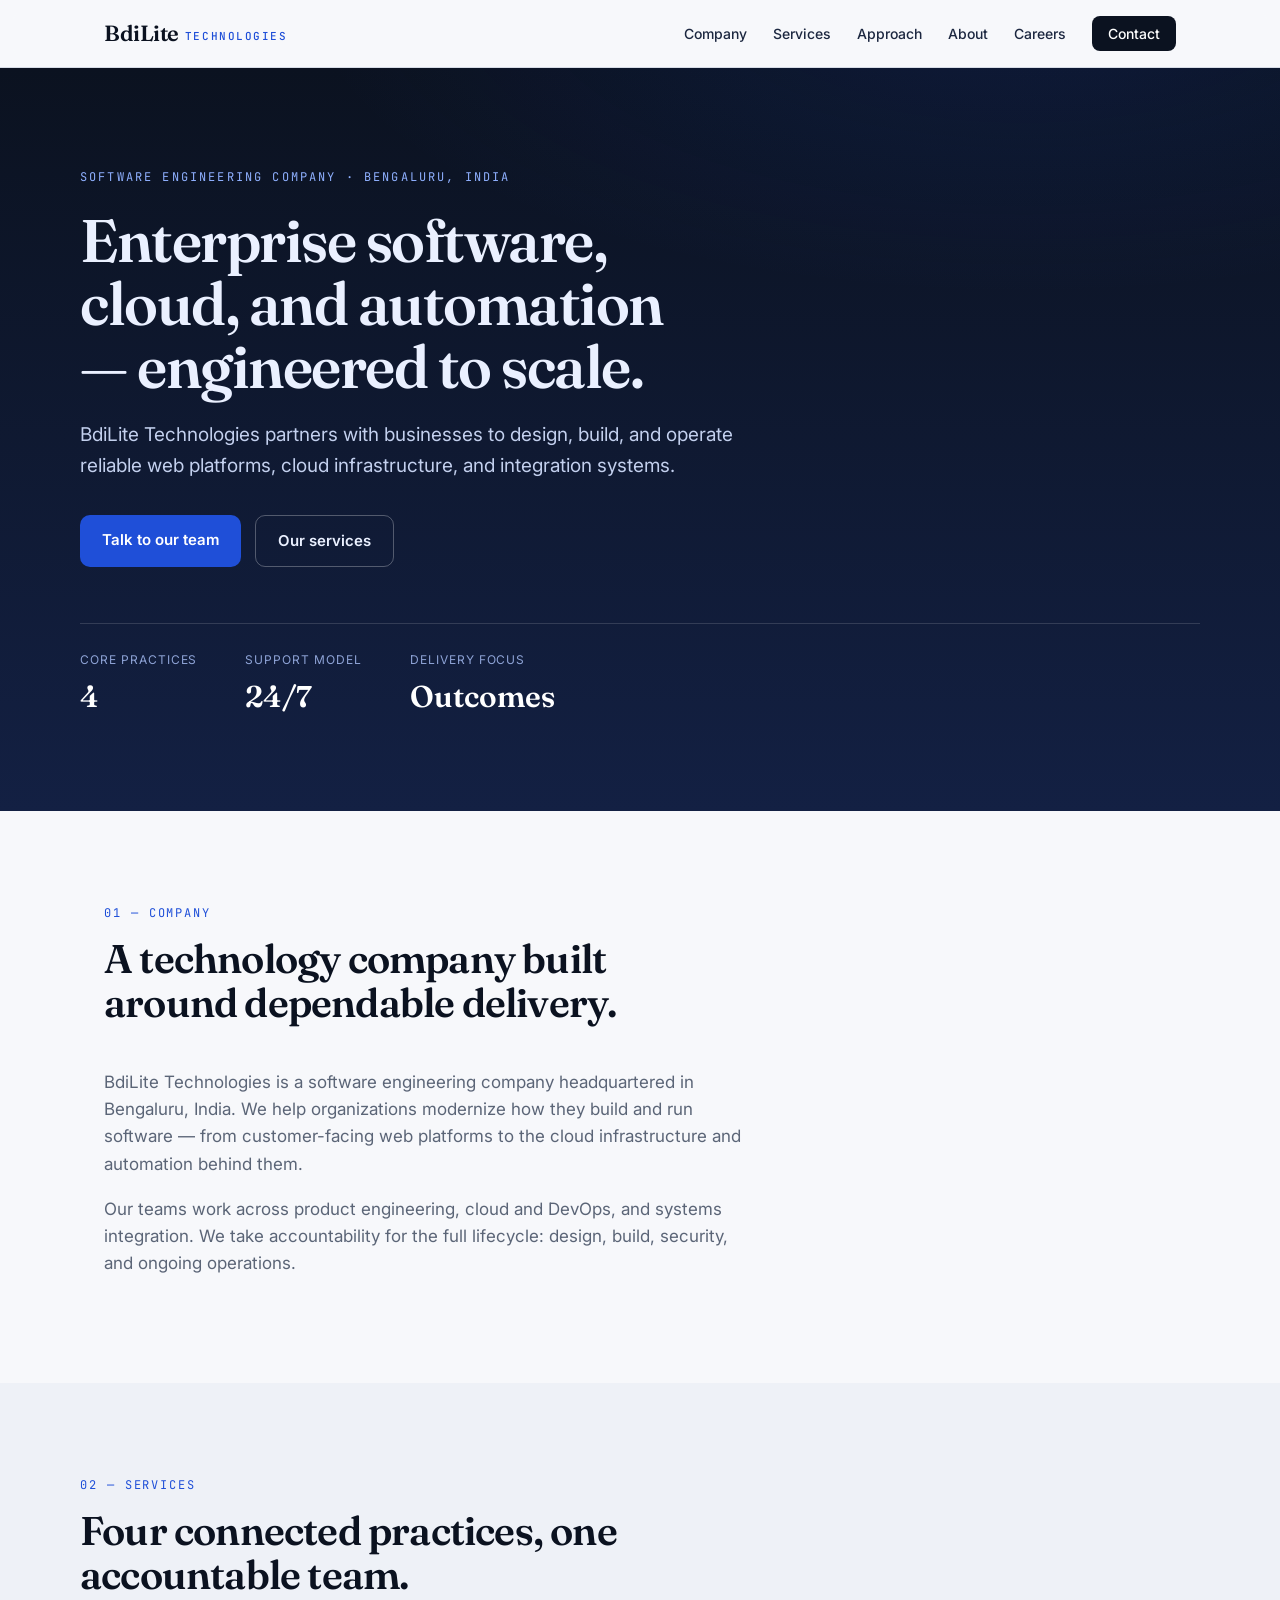
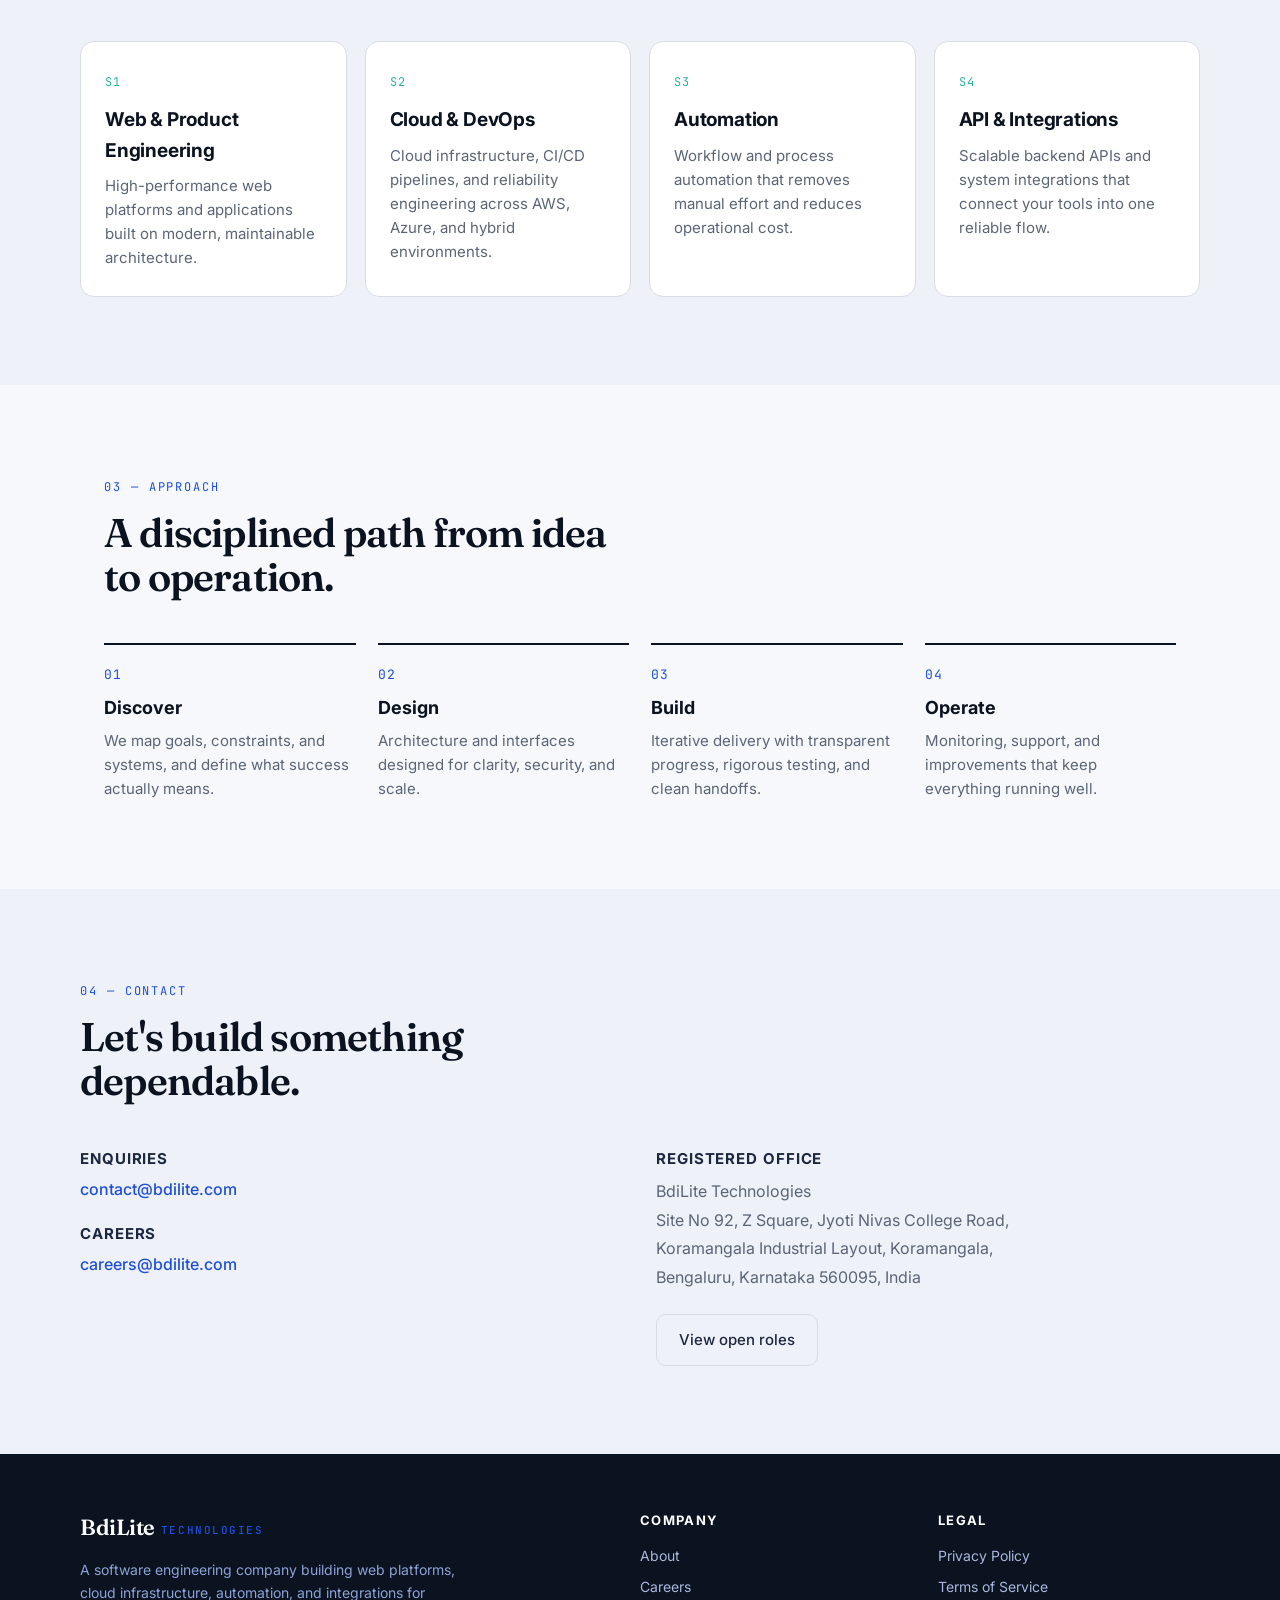
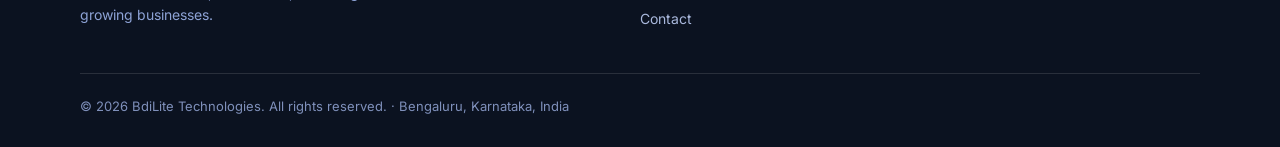
<file: index.html>
<!DOCTYPE html>
<html lang="en">
<head>
    <meta charset="UTF-8">
    <meta name="viewport" content="width=device-width, initial-scale=1.0">

    <!-- Primary Meta -->
    <title>BdiLite Technologies | Enterprise Software, Cloud & Automation Company</title>
    <meta name="title" content="BdiLite Technologies | Enterprise Software, Cloud & Automation Company">
    <meta name="description" content="BdiLite Technologies is a software engineering company in Bengaluru, India, delivering enterprise web platforms, cloud infrastructure, automation, and API integration for businesses.">
    <meta name="keywords" content="BdiLite Technologies, software company Bangalore, IT company India, enterprise software development, cloud infrastructure, DevOps company, API integration, automation company">
    <meta name="author" content="BdiLite Technologies">
    <meta name="robots" content="index, follow, max-image-preview:large">
    <link rel="canonical" href="https://bdilite.com/">

    <!-- Open Graph -->
    <meta property="og:type" content="website">
    <meta property="og:site_name" content="BdiLite Technologies">
    <meta property="og:title" content="BdiLite Technologies | Enterprise Software, Cloud & Automation Company">
    <meta property="og:description" content="A software engineering company delivering enterprise web platforms, cloud infrastructure, automation, and API integration.">
    <meta property="og:url" content="https://bdilite.com/">
    <meta property="og:locale" content="en_IN">

    <!-- Twitter -->
    <meta name="twitter:card" content="summary_large_image">
    <meta name="twitter:title" content="BdiLite Technologies | Enterprise Software, Cloud & Automation Company">
    <meta name="twitter:description" content="Enterprise software, cloud infrastructure, automation, and API integration company based in Bengaluru, India.">

    <link rel="preconnect" href="https://fonts.googleapis.com">
    <link rel="preconnect" href="https://fonts.gstatic.com" crossorigin>
    <link href="https://fonts.googleapis.com/css2?family=Fraunces:opsz,wght@9..144,500;9..144,600&family=Inter:wght@400;500;600;700&family=JetBrains+Mono:wght@500&display=swap" rel="stylesheet">
    <link rel="stylesheet" href="styles.css">

    <!-- Organization structured data -->
    <script type="application/ld+json">
    {
      "@context": "https://schema.org",
      "@type": "Organization",
      "name": "BdiLite Technologies",
      "legalName": "BdiLite Technologies",
      "alternateName": "BdiLite",
      "url": "https://bdilite.com",
      "logo": "https://bdilite.com/logo.png",
      "description": "BdiLite Technologies is a software engineering company delivering enterprise web platforms, cloud infrastructure, automation, and API integration services.",
      "email": "contact@bdilite.com",
      "foundingLocation": {
        "@type": "Place",
        "address": {
          "@type": "PostalAddress",
          "addressLocality": "Bengaluru",
          "addressRegion": "Karnataka",
          "addressCountry": "IN"
        }
      },
      "address": {
        "@type": "PostalAddress",
        "streetAddress": "Site No 92, Z Square, Jyoti Nivas College Road, Koramangala Industrial Layout, Koramangala",
        "addressLocality": "Bengaluru",
        "addressRegion": "Karnataka",
        "postalCode": "560095",
        "addressCountry": "IN"
      },
      "areaServed": ["IN", "Worldwide"],
      "knowsAbout": ["Software Development", "Cloud Infrastructure", "DevOps", "Workflow Automation", "API Integration", "Enterprise Web Applications"],
      "sameAs": [
        "https://www.linkedin.com/company/bdilite",
        "https://x.com/bdilite",
        "https://github.com/bdilite"
      ],
      "contactPoint": [{
        "@type": "ContactPoint",
        "contactType": "sales",
        "email": "contact@bdilite.com",
        "areaServed": "IN",
        "availableLanguage": ["English", "Hindi", "Kannada"]
      }]
    }
    </script>

    <!-- WebSite structured data -->
    <script type="application/ld+json">
    {
      "@context": "https://schema.org",
      "@type": "WebSite",
      "name": "BdiLite Technologies",
      "url": "https://bdilite.com"
    }
    </script>

    <!-- ProfessionalService structured data -->
    <script type="application/ld+json">
    {
      "@context": "https://schema.org",
      "@type": "ProfessionalService",
      "name": "BdiLite Technologies",
      "image": "https://bdilite.com/logo.png",
      "priceRange": "$$",
      "address": {
        "@type": "PostalAddress",
        "streetAddress": "Site No 92, Z Square, Jyoti Nivas College Road, Koramangala",
        "addressLocality": "Bengaluru",
        "addressRegion": "Karnataka",
        "postalCode": "560095",
        "addressCountry": "IN"
      },
      "url": "https://bdilite.com",
      "email": "contact@bdilite.com"
    }
    </script>
</head>
<body>

<header class="site-header">
    <nav class="navbar">
        <a href="/" class="logo">BdiLite<span class="logo-mark">Technologies</span></a>
        <ul class="nav-links">
            <li><a href="#about">Company</a></li>
            <li><a href="#services">Services</a></li>
            <li><a href="#approach">Approach</a></li>
            <li><a href="about.html">About</a></li>
            <li><a href="careers.html">Careers</a></li>
            <li><a href="#contact" class="nav-cta">Contact</a></li>
        </ul>
    </nav>
</header>

<main>
<!-- HERO -->
<section class="hero">
    <div class="hero-inner">
        <p class="eyebrow">Software engineering company · Bengaluru, India</p>
        <h1>Enterprise software, cloud, and automation — engineered to scale.</h1>
        <p class="hero-sub">BdiLite Technologies partners with businesses to design, build, and operate reliable web platforms, cloud infrastructure, and integration systems.</p>
        <div class="hero-actions">
            <a href="#contact" class="btn btn-primary">Talk to our team</a>
            <a href="#services" class="btn btn-ghost">Our services</a>
        </div>
        <dl class="hero-stats">
            <div><dt>Core practices</dt><dd>4</dd></div>
            <div><dt>Support model</dt><dd>24/7</dd></div>
            <div><dt>Delivery focus</dt><dd>Outcomes</dd></div>
        </dl>
    </div>
</section>

<!-- ABOUT -->
<section id="about" class="section">
    <div class="section-head">
        <span class="section-label">01 — Company</span>
        <h2>A technology company built around dependable delivery.</h2>
    </div>
    <div class="prose">
        <p>BdiLite Technologies is a software engineering company headquartered in Bengaluru, India. We help organizations modernize how they build and run software — from customer-facing web platforms to the cloud infrastructure and automation behind them.</p>
        <p>Our teams work across product engineering, cloud and DevOps, and systems integration. We take accountability for the full lifecycle: design, build, security, and ongoing operations.</p>
    </div>
</section>

<!-- SERVICES -->
<section id="services" class="section alt">
    <div class="section-head">
        <span class="section-label">02 — Services</span>
        <h2>Four connected practices, one accountable team.</h2>
    </div>
    <div class="cards">
        <article class="card">
            <span class="card-index">S1</span>
            <h3>Web & Product Engineering</h3>
            <p>High-performance web platforms and applications built on modern, maintainable architecture.</p>
        </article>
        <article class="card">
            <span class="card-index">S2</span>
            <h3>Cloud & DevOps</h3>
            <p>Cloud infrastructure, CI/CD pipelines, and reliability engineering across AWS, Azure, and hybrid environments.</p>
        </article>
        <article class="card">
            <span class="card-index">S3</span>
            <h3>Automation</h3>
            <p>Workflow and process automation that removes manual effort and reduces operational cost.</p>
        </article>
        <article class="card">
            <span class="card-index">S4</span>
            <h3>API & Integrations</h3>
            <p>Scalable backend APIs and system integrations that connect your tools into one reliable flow.</p>
        </article>
    </div>
</section>

<!-- APPROACH -->
<section id="approach" class="section">
    <div class="section-head">
        <span class="section-label">03 — Approach</span>
        <h2>A disciplined path from idea to operation.</h2>
    </div>
    <ol class="steps">
        <li><span class="step-num">01</span><h3>Discover</h3><p>We map goals, constraints, and systems, and define what success actually means.</p></li>
        <li><span class="step-num">02</span><h3>Design</h3><p>Architecture and interfaces designed for clarity, security, and scale.</p></li>
        <li><span class="step-num">03</span><h3>Build</h3><p>Iterative delivery with transparent progress, rigorous testing, and clean handoffs.</p></li>
        <li><span class="step-num">04</span><h3>Operate</h3><p>Monitoring, support, and improvements that keep everything running well.</p></li>
    </ol>
</section>

<!-- CONTACT -->
<section id="contact" class="section alt">
    <div class="section-head">
        <span class="section-label">04 — Contact</span>
        <h2>Let's build something dependable.</h2>
    </div>
    <div class="contact-grid">
        <div class="contact-block">
            <h3>Enquiries</h3>
            <p><a href="mailto:contact@bdilite.com">contact@bdilite.com</a></p>
            <h3>Careers</h3>
            <p><a href="mailto:careers@bdilite.com">careers@bdilite.com</a></p>
        </div>
        <div class="contact-block">
            <h3>Registered office</h3>
            <address>
                BdiLite Technologies<br>
                Site No 92, Z Square, Jyoti Nivas College Road,<br>
                Koramangala Industrial Layout, Koramangala,<br>
                Bengaluru, Karnataka 560095, India
            </address>
            <a href="careers.html" class="btn btn-ghost">View open roles</a>
        </div>
    </div>
</section>
</main>

<footer class="site-footer">
    <div class="footer-inner">
        <div class="footer-brand">
            <span class="logo">BdiLite<span class="logo-mark">Technologies</span></span>
            <p>A software engineering company building web platforms, cloud infrastructure, automation, and integrations for growing businesses.</p>
        </div>
        <div class="footer-col">
            <h4>Company</h4>
            <a href="about.html">About</a>
            <a href="careers.html">Careers</a>
            <a href="#contact">Contact</a>
        </div>
        <div class="footer-col">
            <h4>Legal</h4>
            <a href="privacy.html">Privacy Policy</a>
            <a href="terms.html">Terms of Service</a>
        </div>
    </div>
    <div class="footer-legal">
        <p>© 2026 BdiLite Technologies. All rights reserved. · Bengaluru, Karnataka, India</p>
        <!-- Once the entity is registered, add real identifiers below:
        <p>CIN: Uxxxxxxxxxxxxxxxxxxxxx · GSTIN: xxxxxxxxxxxxxxx</p> -->
    </div>
</footer>

<script src="script.js"></script>
</body>
</html>
</file>
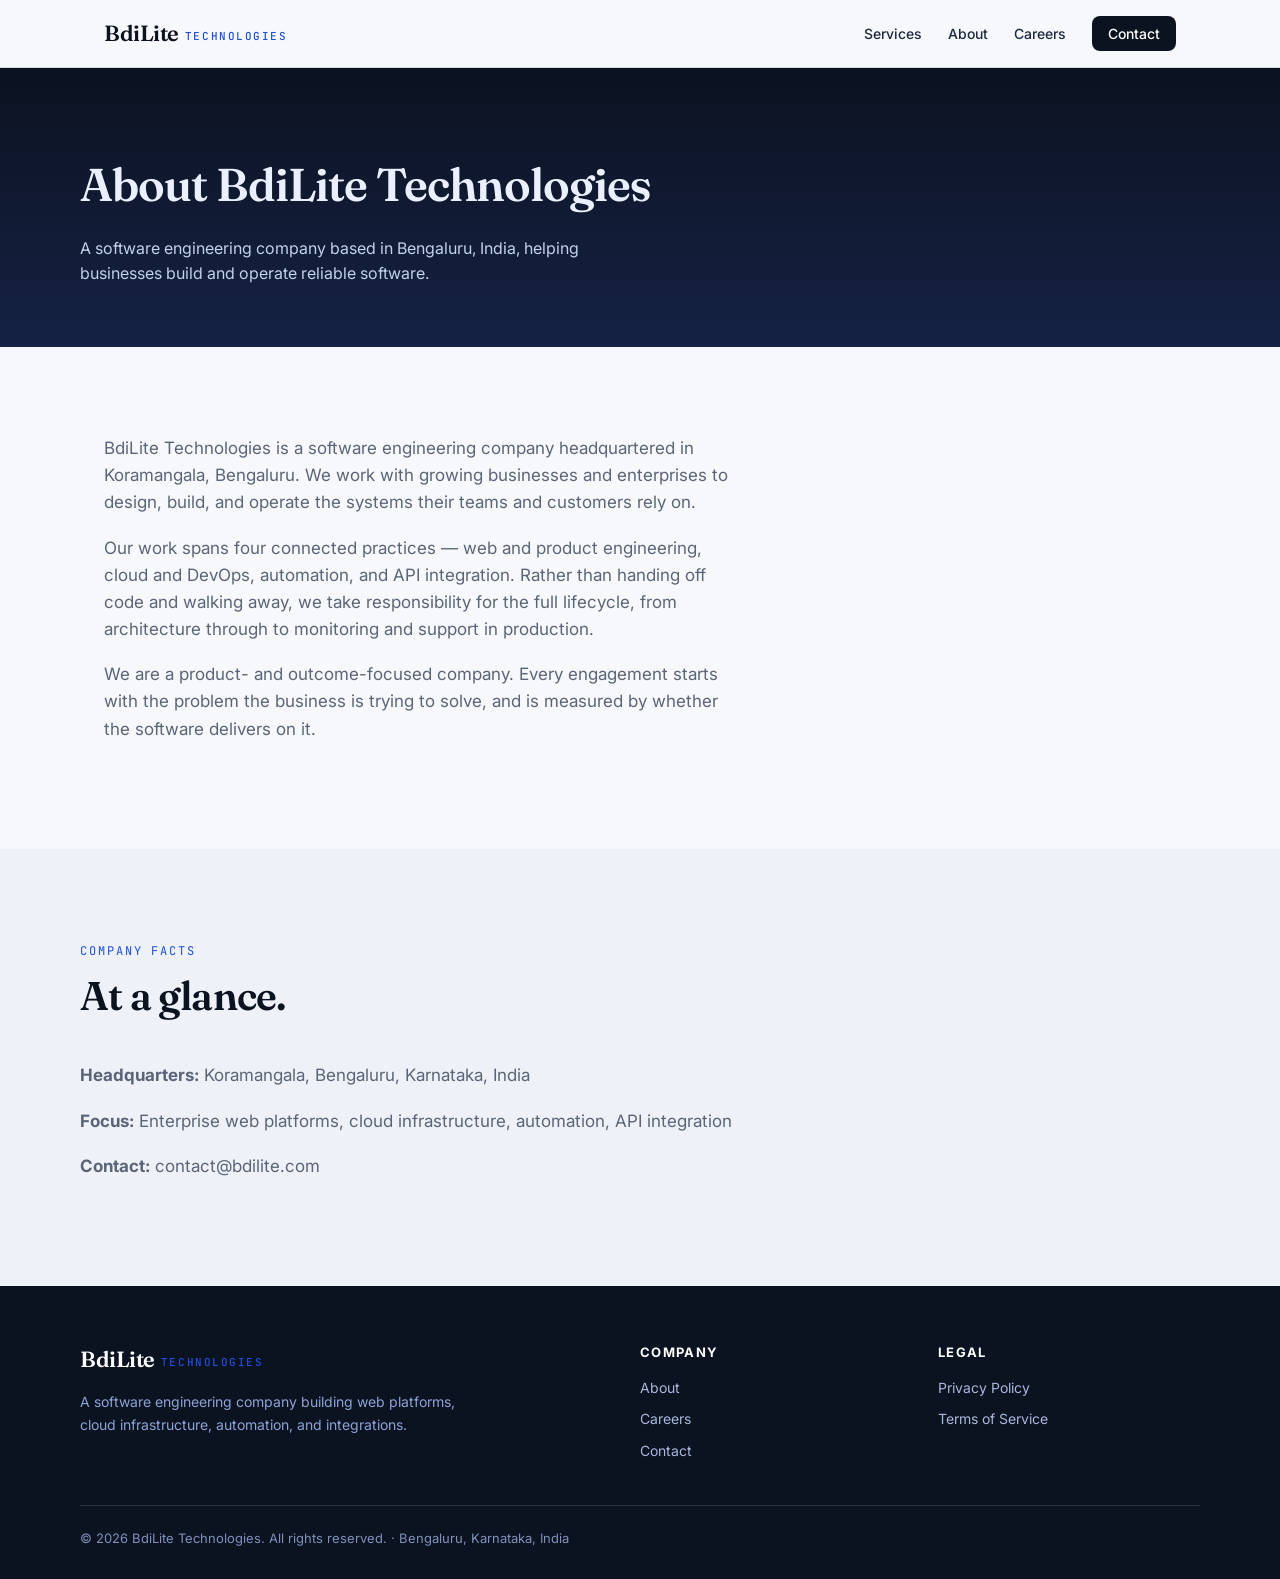
<file: about.html>
<!DOCTYPE html>
<html lang="en">
<head>
<meta charset="UTF-8">
<meta name="viewport" content="width=device-width, initial-scale=1.0">
<title>About BdiLite Technologies | Software Company in Bengaluru, India</title>
<meta name="description" content="About BdiLite Technologies — a software engineering company in Bengaluru delivering enterprise web platforms, cloud, automation, and API integration.">
<meta name="robots" content="index, follow">
<link rel="canonical" href="https://bdilite.com/about.html">
<meta property="og:title" content="About BdiLite Technologies">
<meta property="og:description" content="A software engineering company in Bengaluru, India.">
<meta property="og:url" content="https://bdilite.com/about.html">
<link rel="preconnect" href="https://fonts.googleapis.com">
<link rel="preconnect" href="https://fonts.gstatic.com" crossorigin>
<link href="https://fonts.googleapis.com/css2?family=Fraunces:opsz,wght@9..144,500;9..144,600&family=Inter:wght@400;500;600;700&family=JetBrains+Mono:wght@500&display=swap" rel="stylesheet">
<link rel="stylesheet" href="styles.css">
<script type="application/ld+json">
{
  "@context":"https://schema.org","@type":"AboutPage",
  "name":"About BdiLite Technologies",
  "url":"https://bdilite.com/about.html",
  "about":{"@type":"Organization","name":"BdiLite Technologies","url":"https://bdilite.com"}
}
</script>
</head>
<body>
<header class="site-header">
  <nav class="navbar">
    <a href="index.html" class="logo">BdiLite<span class="logo-mark">Technologies</span></a>
    <ul class="nav-links">
      <li><a href="index.html#services">Services</a></li>
      <li><a href="about.html">About</a></li>
      <li><a href="careers.html">Careers</a></li>
      <li><a href="index.html#contact" class="nav-cta">Contact</a></li>
    </ul>
  </nav>
</header>
<section class="page-hero">
  <div class="hero-inner">
    <h1>About BdiLite Technologies</h1>
    <p>A software engineering company based in Bengaluru, India, helping businesses build and operate reliable software.</p>
  </div>
</section>
<section class="section">
  <div class="prose">
    <p>BdiLite Technologies is a software engineering company headquartered in Koramangala, Bengaluru. We work with growing businesses and enterprises to design, build, and operate the systems their teams and customers rely on.</p>
    <p>Our work spans four connected practices — web and product engineering, cloud and DevOps, automation, and API integration. Rather than handing off code and walking away, we take responsibility for the full lifecycle, from architecture through to monitoring and support in production.</p>
    <p>We are a product- and outcome-focused company. Every engagement starts with the problem the business is trying to solve, and is measured by whether the software delivers on it.</p>
  </div>
</section>
<section class="section alt">
  <div class="section-head"><span class="section-label">Company facts</span><h2>At a glance.</h2></div>
  <div class="prose">
    <p><strong>Headquarters:</strong> Koramangala, Bengaluru, Karnataka, India</p>
    <p><strong>Focus:</strong> Enterprise web platforms, cloud infrastructure, automation, API integration</p>
    <p><strong>Contact:</strong> <a href="mailto:contact@bdilite.com">contact@bdilite.com</a></p>
  </div>
</section>
<footer class="site-footer">
  <div class="footer-inner">
    <div class="footer-brand"><span class="logo">BdiLite<span class="logo-mark">Technologies</span></span><p>A software engineering company building web platforms, cloud infrastructure, automation, and integrations.</p></div>
    <div class="footer-col"><h4>Company</h4><a href="about.html">About</a><a href="careers.html">Careers</a><a href="index.html#contact">Contact</a></div>
    <div class="footer-col"><h4>Legal</h4><a href="privacy.html">Privacy Policy</a><a href="terms.html">Terms of Service</a></div>
  </div>
  <div class="footer-legal"><p>© 2026 BdiLite Technologies. All rights reserved. · Bengaluru, Karnataka, India</p></div>
</footer>
</body>
</html>
</file>
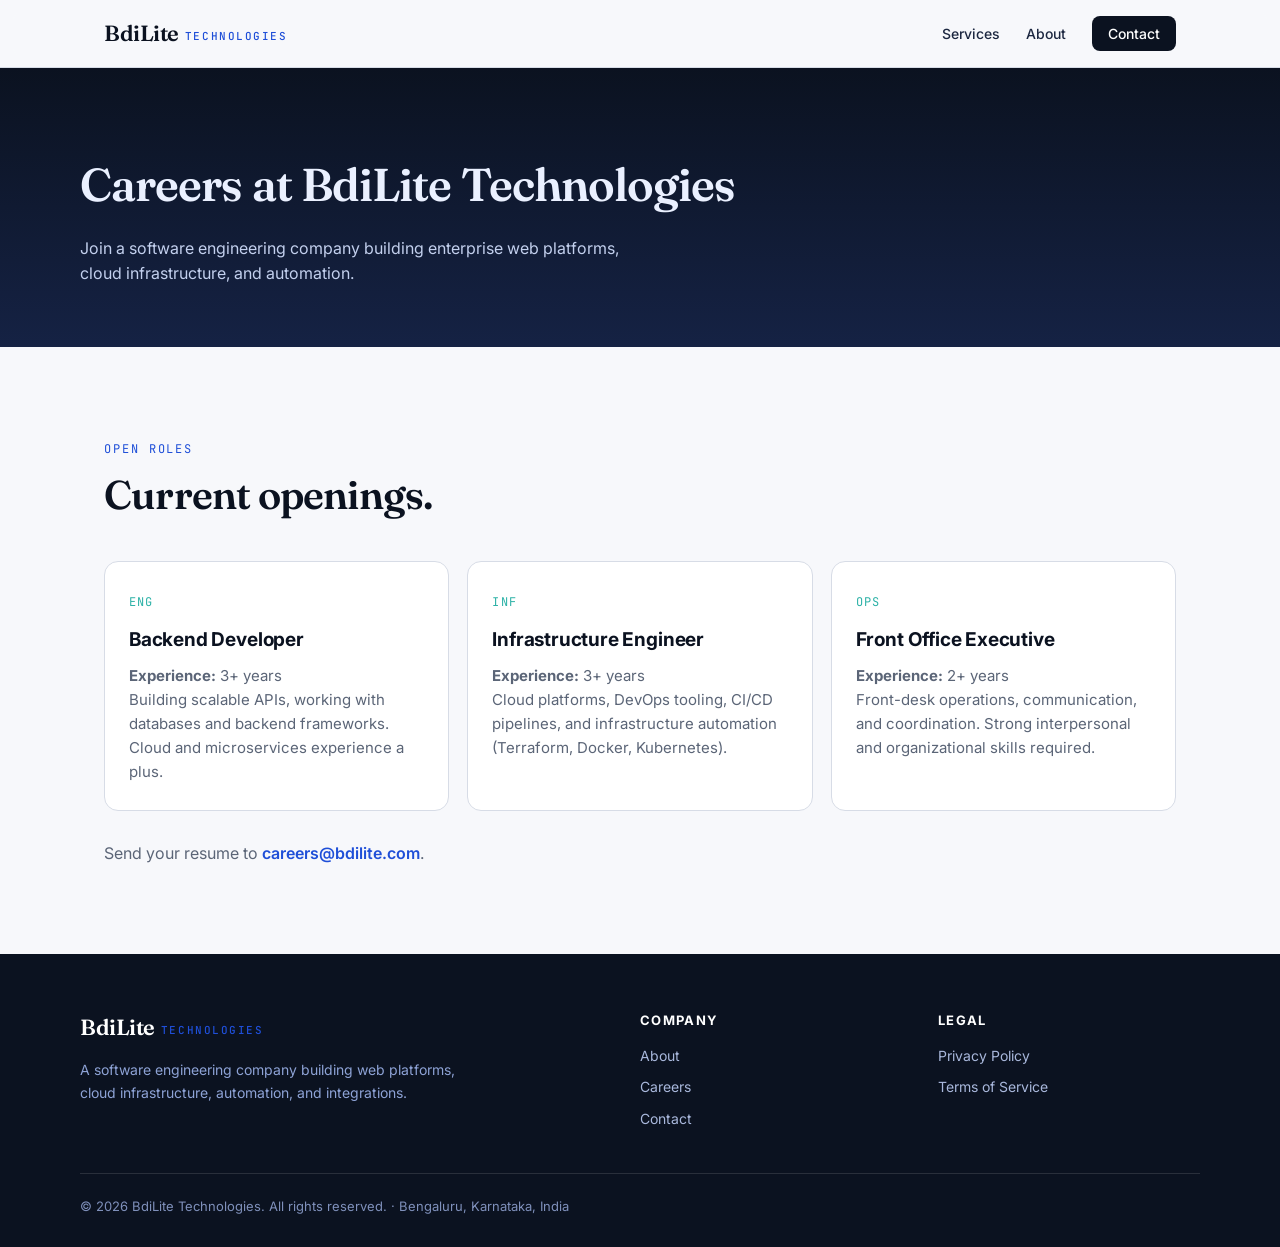
<file: careers.html>
<!DOCTYPE html>
<html lang="en">
<head>
<meta charset="UTF-8"><meta name="viewport" content="width=device-width, initial-scale=1.0">
<title>Careers | BdiLite Technologies</title>
<meta name="description" content="Careers at BdiLite Technologies — join a software engineering company in Bengaluru building enterprise web, cloud, and automation systems.">
<meta name="robots" content="index, follow">
<link rel="canonical" href="https://bdilite.com/careers.html">
<meta property="og:title" content="Careers | BdiLite Technologies">
<meta property="og:url" content="https://bdilite.com/careers.html">
<link href="https://fonts.googleapis.com/css2?family=Fraunces:opsz,wght@9..144,500;9..144,600&family=Inter:wght@400;500;600;700&family=JetBrains+Mono:wght@500&display=swap" rel="stylesheet">
<link rel="stylesheet" href="styles.css">
</head>
<body>
<header class="site-header"><nav class="navbar">
  <a href="index.html" class="logo">BdiLite<span class="logo-mark">Technologies</span></a>
  <ul class="nav-links">
    <li><a href="index.html#services">Services</a></li>
    <li><a href="about.html">About</a></li>
    <li><a href="index.html#contact" class="nav-cta">Contact</a></li>
  </ul>
</nav></header>
<section class="page-hero"><div class="hero-inner">
  <h1>Careers at BdiLite Technologies</h1>
  <p>Join a software engineering company building enterprise web platforms, cloud infrastructure, and automation.</p>
</div></section>
<section class="section">
  <div class="section-head"><span class="section-label">Open roles</span><h2>Current openings.</h2></div>
  <div class="cards">
    <article class="card"><span class="card-index">ENG</span><h3>Backend Developer</h3><p><strong>Experience:</strong> 3+ years</p><p>Building scalable APIs, working with databases and backend frameworks. Cloud and microservices experience a plus.</p></article>
    <article class="card"><span class="card-index">INF</span><h3>Infrastructure Engineer</h3><p><strong>Experience:</strong> 3+ years</p><p>Cloud platforms, DevOps tooling, CI/CD pipelines, and infrastructure automation (Terraform, Docker, Kubernetes).</p></article>
    <article class="card"><span class="card-index">OPS</span><h3>Front Office Executive</h3><p><strong>Experience:</strong> 2+ years</p><p>Front-desk operations, communication, and coordination. Strong interpersonal and organizational skills required.</p></article>
  </div>
  <p style="margin-top:30px;color:var(--muted)">Send your resume to <a href="mailto:careers@bdilite.com" style="color:var(--brand);font-weight:600">careers@bdilite.com</a>.</p>
</section>
<footer class="site-footer">
  <div class="footer-inner">
    <div class="footer-brand"><span class="logo">BdiLite<span class="logo-mark">Technologies</span></span><p>A software engineering company building web platforms, cloud infrastructure, automation, and integrations.</p></div>
    <div class="footer-col"><h4>Company</h4><a href="about.html">About</a><a href="careers.html">Careers</a><a href="index.html#contact">Contact</a></div>
    <div class="footer-col"><h4>Legal</h4><a href="privacy.html">Privacy Policy</a><a href="terms.html">Terms of Service</a></div>
  </div>
  <div class="footer-legal"><p>© 2026 BdiLite Technologies. All rights reserved. · Bengaluru, Karnataka, India</p></div>
</footer>
</body></html>
</file>
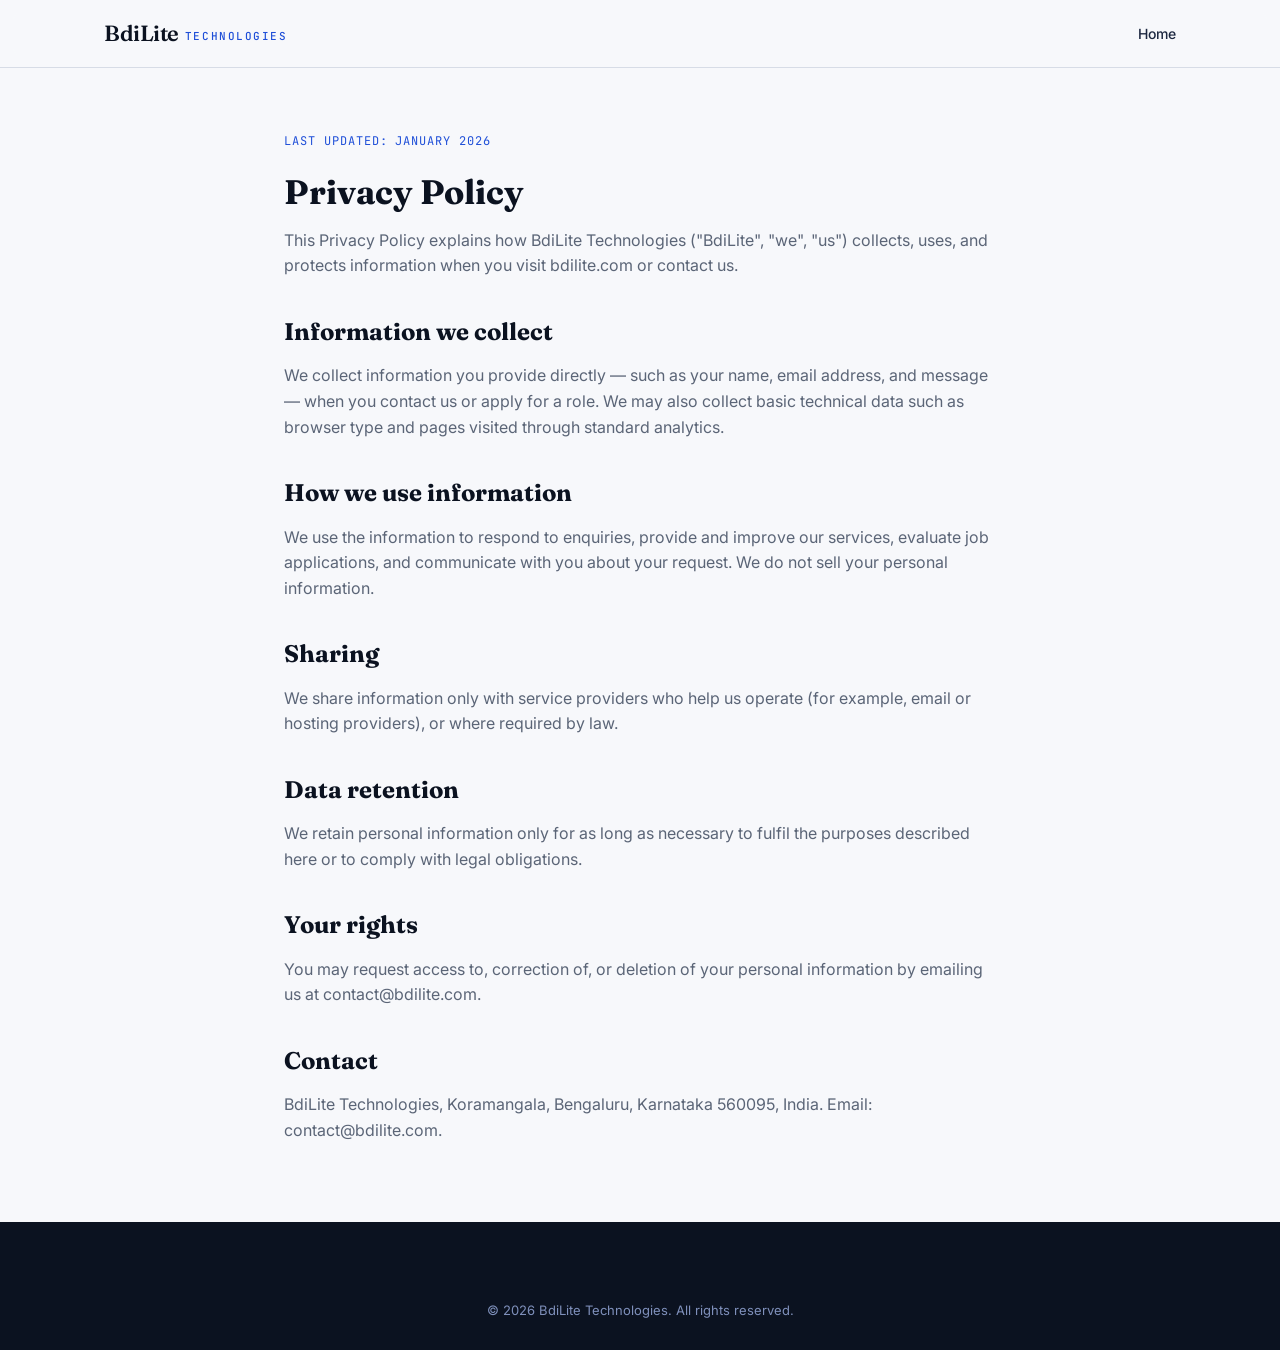
<file: privacy.html>
<!DOCTYPE html>
<html lang="en">
<head>
<meta charset="UTF-8"><meta name="viewport" content="width=device-width, initial-scale=1.0">
<title>Privacy Policy | BdiLite Technologies</title>
<meta name="description" content="Privacy Policy for BdiLite Technologies.">
<meta name="robots" content="index, follow">
<link rel="canonical" href="https://bdilite.com/privacy.html">
<link href="https://fonts.googleapis.com/css2?family=Fraunces:opsz,wght@9..144,600&family=Inter:wght@400;500;600&family=JetBrains+Mono:wght@500&display=swap" rel="stylesheet">
<link rel="stylesheet" href="styles.css">
</head>
<body>
<header class="site-header"><nav class="navbar">
  <a href="index.html" class="logo">BdiLite<span class="logo-mark">Technologies</span></a>
  <ul class="nav-links"><li><a href="index.html">Home</a></li></ul>
</nav></header>
<section class="legal">
  <p class="updated">Last updated: January 2026</p>
  <h1 style="font-family:Fraunces,serif;font-size:34px;margin:10px 0 8px">Privacy Policy</h1>
  <p>This Privacy Policy explains how BdiLite Technologies ("BdiLite", "we", "us") collects, uses, and protects information when you visit bdilite.com or contact us.</p>
  <h2>Information we collect</h2>
  <p>We collect information you provide directly — such as your name, email address, and message — when you contact us or apply for a role. We may also collect basic technical data such as browser type and pages visited through standard analytics.</p>
  <h2>How we use information</h2>
  <p>We use the information to respond to enquiries, provide and improve our services, evaluate job applications, and communicate with you about your request. We do not sell your personal information.</p>
  <h2>Sharing</h2>
  <p>We share information only with service providers who help us operate (for example, email or hosting providers), or where required by law.</p>
  <h2>Data retention</h2>
  <p>We retain personal information only for as long as necessary to fulfil the purposes described here or to comply with legal obligations.</p>
  <h2>Your rights</h2>
  <p>You may request access to, correction of, or deletion of your personal information by emailing us at contact@bdilite.com.</p>
  <h2>Contact</h2>
  <p>BdiLite Technologies, Koramangala, Bengaluru, Karnataka 560095, India. Email: contact@bdilite.com.</p>
</section>
<footer class="site-footer"><div class="footer-legal" style="text-align:center"><p>© 2026 BdiLite Technologies. All rights reserved.</p></div></footer>
</body></html>
</file>
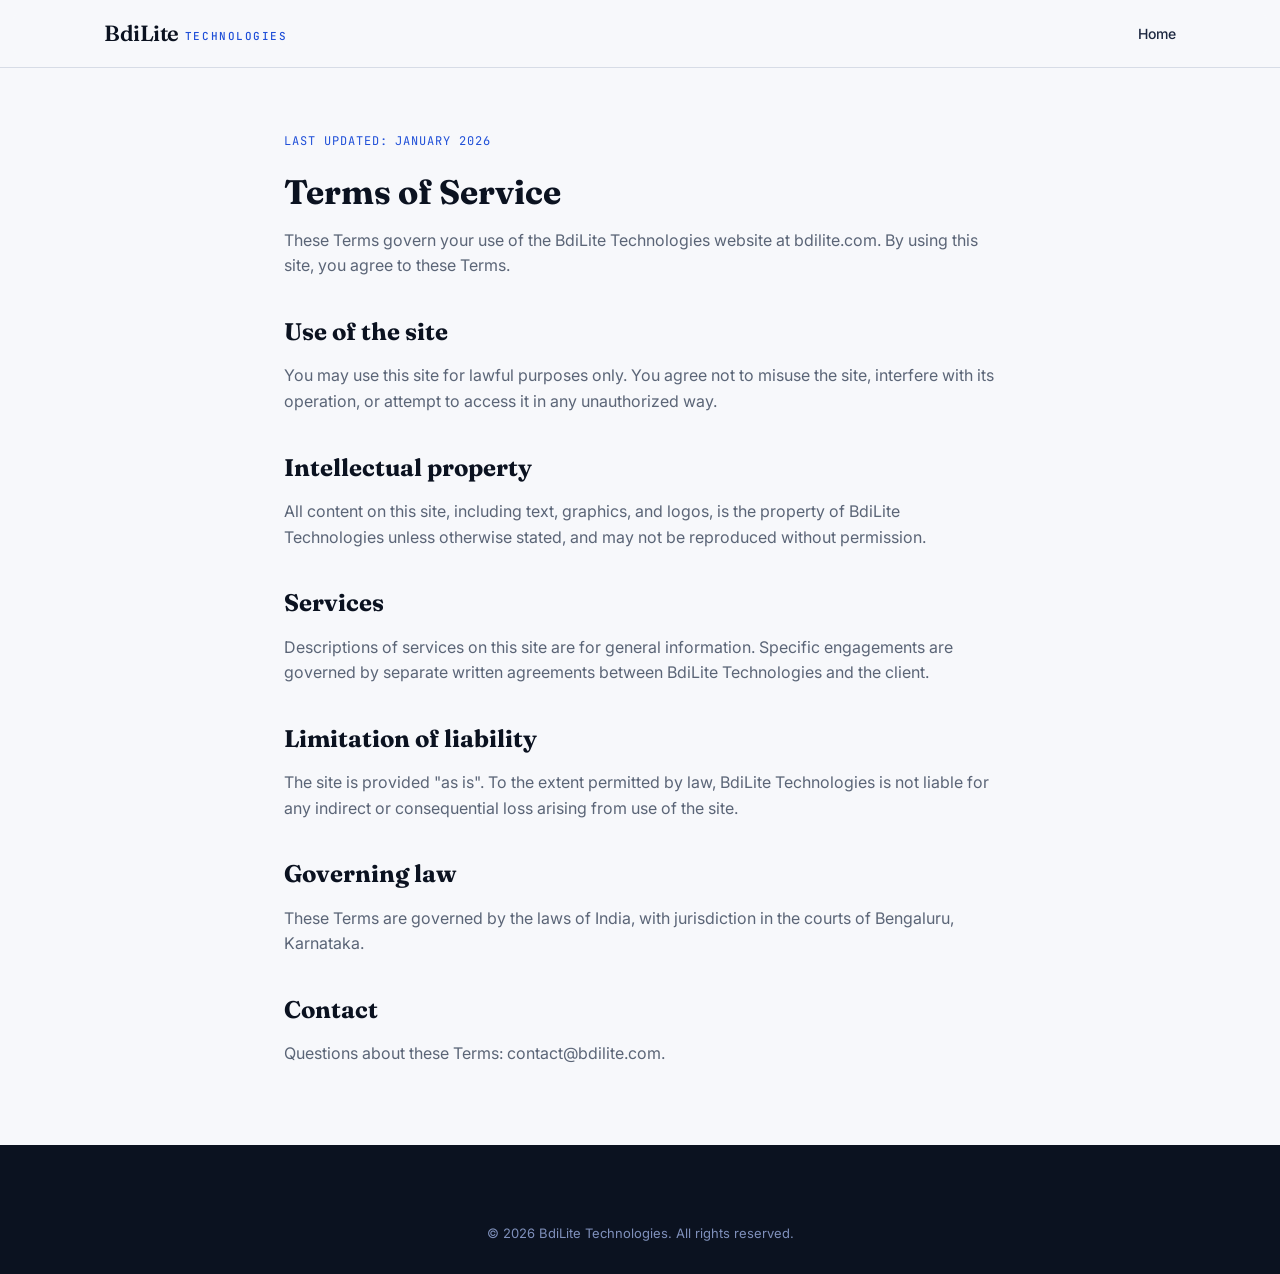
<file: terms.html>
<!DOCTYPE html>
<html lang="en">
<head>
<meta charset="UTF-8"><meta name="viewport" content="width=device-width, initial-scale=1.0">
<title>Terms of Service | BdiLite Technologies</title>
<meta name="description" content="Terms of Service for BdiLite Technologies.">
<meta name="robots" content="index, follow">
<link rel="canonical" href="https://bdilite.com/terms.html">
<link href="https://fonts.googleapis.com/css2?family=Fraunces:opsz,wght@9..144,600&family=Inter:wght@400;500;600&family=JetBrains+Mono:wght@500&display=swap" rel="stylesheet">
<link rel="stylesheet" href="styles.css">
</head>
<body>
<header class="site-header"><nav class="navbar">
  <a href="index.html" class="logo">BdiLite<span class="logo-mark">Technologies</span></a>
  <ul class="nav-links"><li><a href="index.html">Home</a></li></ul>
</nav></header>
<section class="legal">
  <p class="updated">Last updated: January 2026</p>
  <h1 style="font-family:Fraunces,serif;font-size:34px;margin:10px 0 8px">Terms of Service</h1>
  <p>These Terms govern your use of the BdiLite Technologies website at bdilite.com. By using this site, you agree to these Terms.</p>
  <h2>Use of the site</h2>
  <p>You may use this site for lawful purposes only. You agree not to misuse the site, interfere with its operation, or attempt to access it in any unauthorized way.</p>
  <h2>Intellectual property</h2>
  <p>All content on this site, including text, graphics, and logos, is the property of BdiLite Technologies unless otherwise stated, and may not be reproduced without permission.</p>
  <h2>Services</h2>
  <p>Descriptions of services on this site are for general information. Specific engagements are governed by separate written agreements between BdiLite Technologies and the client.</p>
  <h2>Limitation of liability</h2>
  <p>The site is provided "as is". To the extent permitted by law, BdiLite Technologies is not liable for any indirect or consequential loss arising from use of the site.</p>
  <h2>Governing law</h2>
  <p>These Terms are governed by the laws of India, with jurisdiction in the courts of Bengaluru, Karnataka.</p>
  <h2>Contact</h2>
  <p>Questions about these Terms: contact@bdilite.com.</p>
</section>
<footer class="site-footer"><div class="footer-legal" style="text-align:center"><p>© 2026 BdiLite Technologies. All rights reserved.</p></div></footer>
</body></html>
</file>
<file: styles.css>
:root{
  --ink:#0b1220;
  --slate:#1c2740;
  --paper:#f7f8fb;
  --paper-2:#eef1f7;
  --line:#d7dce6;
  --muted:#5b6577;
  --brand:#1f4fd8;
  --brand-deep:#15308a;
  --accent:#2bb1a6;
  --white:#ffffff;
  --maxw:1120px;
}
*{box-sizing:border-box;margin:0;padding:0}
html{scroll-behavior:smooth}
body{
  font-family:"Inter",system-ui,sans-serif;
  color:var(--ink);
  background:var(--paper);
  line-height:1.6;
  -webkit-font-smoothing:antialiased;
}
a{color:inherit;text-decoration:none}

/* ---------- Header ---------- */
.site-header{
  position:sticky;top:0;z-index:50;
  background:rgba(247,248,251,.85);
  backdrop-filter:blur(10px);
  border-bottom:1px solid var(--line);
}
.navbar{
  max-width:var(--maxw);margin:0 auto;
  padding:16px 24px;
  display:flex;align-items:center;justify-content:space-between;
}
.logo{
  font-family:"Fraunces",serif;font-weight:600;font-size:22px;
  letter-spacing:-.02em;color:var(--ink);display:inline-flex;align-items:baseline;gap:6px;
}
.logo-mark{
  font-family:"JetBrains Mono",monospace;font-size:11px;font-weight:500;
  text-transform:uppercase;letter-spacing:.14em;color:var(--brand);
  transform:translateY(-1px);
}
.nav-links{list-style:none;display:flex;gap:26px;align-items:center}
.nav-links a{font-size:14px;font-weight:500;color:var(--slate)}
.nav-links a:hover{color:var(--brand)}
.nav-cta{
  background:var(--ink);color:var(--white)!important;
  padding:9px 16px;border-radius:8px;
}
.nav-cta:hover{background:var(--brand)}

/* ---------- Hero ---------- */
.hero{
  background:
    radial-gradient(1200px 500px at 80% -10%, rgba(31,79,216,.14), transparent 60%),
    linear-gradient(180deg,#0b1220 0%,#132043 100%);
  color:#eaf0ff;
  padding:100px 24px 90px;
}
.hero-inner{max-width:var(--maxw);margin:0 auto}
.eyebrow{
  font-family:"JetBrains Mono",monospace;font-size:12px;
  text-transform:uppercase;letter-spacing:.18em;color:#8fb0ff;margin-bottom:22px;
}
.hero h1{
  font-family:"Fraunces",serif;font-weight:600;
  font-size:clamp(34px,5.5vw,60px);line-height:1.05;
  letter-spacing:-.025em;max-width:16ch;margin-bottom:22px;
}
.hero-sub{font-size:clamp(16px,2vw,19px);color:#c3d0ee;max-width:56ch;margin-bottom:34px}
.hero-actions{display:flex;gap:14px;flex-wrap:wrap;margin-bottom:56px}
.btn{
  display:inline-block;font-weight:600;font-size:15px;
  padding:13px 22px;border-radius:10px;transition:.18s;
}
.btn-primary{background:var(--brand);color:#fff}
.btn-primary:hover{background:#2f61ef;transform:translateY(-1px)}
.btn-ghost{border:1px solid rgba(255,255,255,.28);color:#eaf0ff}
.btn-ghost:hover{border-color:#eaf0ff}
.section .btn-ghost{border-color:var(--line);color:var(--slate)}
.section .btn-ghost:hover{border-color:var(--brand);color:var(--brand)}

.hero-stats{
  display:flex;gap:48px;flex-wrap:wrap;
  border-top:1px solid rgba(255,255,255,.14);padding-top:26px;
}
.hero-stats dt{font-size:12px;letter-spacing:.08em;text-transform:uppercase;color:#8ea3d6}
.hero-stats dd{font-family:"Fraunces",serif;font-size:30px;font-weight:600;color:#fff;margin-top:4px}

/* ---------- Sections ---------- */
.section{max-width:var(--maxw);margin:0 auto;padding:88px 24px}
.section.alt{background:var(--paper-2);max-width:none}
.section.alt > *{max-width:var(--maxw);margin-left:auto;margin-right:auto}
.section-head{margin-bottom:44px}
.section-label{
  font-family:"JetBrains Mono",monospace;font-size:12px;
  text-transform:uppercase;letter-spacing:.16em;color:var(--brand);
}
.section-head h2{
  font-family:"Fraunces",serif;font-weight:600;
  font-size:clamp(26px,3.4vw,40px);line-height:1.1;
  letter-spacing:-.02em;margin-top:12px;max-width:20ch;
}
.prose{max-width:64ch}
.prose p{color:var(--muted);font-size:17px;margin-bottom:18px}

/* ---------- Cards ---------- */
.cards{display:grid;grid-template-columns:repeat(auto-fit,minmax(240px,1fr));gap:18px}
.card{
  background:var(--white);border:1px solid var(--line);border-radius:14px;
  padding:26px 24px;transition:.18s;position:relative;
}
.card:hover{transform:translateY(-3px);border-color:var(--brand);box-shadow:0 12px 30px rgba(15,32,90,.08)}
.card-index{
  font-family:"JetBrains Mono",monospace;font-size:12px;color:var(--accent);
  letter-spacing:.1em;
}
.card h3{font-size:19px;margin:12px 0 8px;letter-spacing:-.01em}
.card p{color:var(--muted);font-size:15px}

/* ---------- Steps ---------- */
.steps{list-style:none;display:grid;grid-template-columns:repeat(auto-fit,minmax(220px,1fr));gap:22px}
.steps li{border-top:2px solid var(--ink);padding-top:16px}
.step-num{font-family:"JetBrains Mono",monospace;font-size:13px;color:var(--brand);letter-spacing:.1em}
.steps h3{font-size:18px;margin:8px 0 6px}
.steps p{color:var(--muted);font-size:15px}

/* ---------- Contact ---------- */
.contact-grid{display:grid;grid-template-columns:repeat(auto-fit,minmax(260px,1fr));gap:32px}
.contact-block h3{font-size:15px;text-transform:uppercase;letter-spacing:.06em;color:var(--slate);margin:20px 0 6px}
.contact-block h3:first-child{margin-top:0}
.contact-block a{color:var(--brand);font-weight:500}
.contact-block address{font-style:normal;color:var(--muted);margin-bottom:22px;line-height:1.8}

/* ---------- Footer ---------- */
.site-footer{background:var(--ink);color:#c3cee6;padding:56px 24px 26px}
.footer-inner{
  max-width:var(--maxw);margin:0 auto;
  display:grid;grid-template-columns:2fr 1fr 1fr;gap:36px;
  padding-bottom:34px;border-bottom:1px solid rgba(255,255,255,.12);
}
.footer-brand .logo{color:#fff}
.footer-brand p{color:#8ea3d6;font-size:14px;margin-top:14px;max-width:42ch}
.footer-col h4{font-size:13px;text-transform:uppercase;letter-spacing:.1em;color:#fff;margin-bottom:14px}
.footer-col a{display:block;color:#a9b8dc;font-size:14px;margin-bottom:9px}
.footer-col a:hover{color:#fff}
.footer-legal{max-width:var(--maxw);margin:22px auto 0;font-size:13px;color:#7f90bb}
.footer-legal p{margin-bottom:4px}

/* ---------- Sub-page hero ---------- */
.page-hero{
  background:linear-gradient(180deg,#0b1220,#152244);color:#eaf0ff;
  padding:80px 24px 60px;
}
.page-hero .hero-inner{max-width:var(--maxw);margin:0 auto}
.page-hero h1{font-family:"Fraunces",serif;font-weight:600;font-size:clamp(30px,4.4vw,46px);letter-spacing:-.02em;margin-bottom:14px}
.page-hero p{color:#c3d0ee;max-width:56ch}

/* ---------- Legal / long-form ---------- */
.legal{max-width:760px;margin:0 auto;padding:64px 24px}
.legal h2{font-family:"Fraunces",serif;font-size:24px;margin:34px 0 12px}
.legal p{color:var(--muted);margin-bottom:14px}
.legal .updated{font-family:"JetBrains Mono",monospace;font-size:12px;color:var(--brand);letter-spacing:.08em;text-transform:uppercase}

/* ---------- Team ---------- */
.team{display:grid;grid-template-columns:repeat(auto-fit,minmax(220px,1fr));gap:20px;margin-top:12px}
.member{background:var(--white);border:1px solid var(--line);border-radius:14px;padding:24px}
.member .role{font-family:"JetBrains Mono",monospace;font-size:12px;color:var(--brand);letter-spacing:.06em;text-transform:uppercase}
.member h3{margin:8px 0 4px;font-size:18px}
.member p{color:var(--muted);font-size:14px}

/* ---------- Responsive ---------- */
@media(max-width:760px){
  .nav-links{gap:14px}
  .nav-links li:not(:last-child){display:none}
  .footer-inner{grid-template-columns:1fr}
  .hero-stats{gap:28px}
}
@media(prefers-reduced-motion:reduce){
  *{scroll-behavior:auto!important;transition:none!important}
}
</file>
